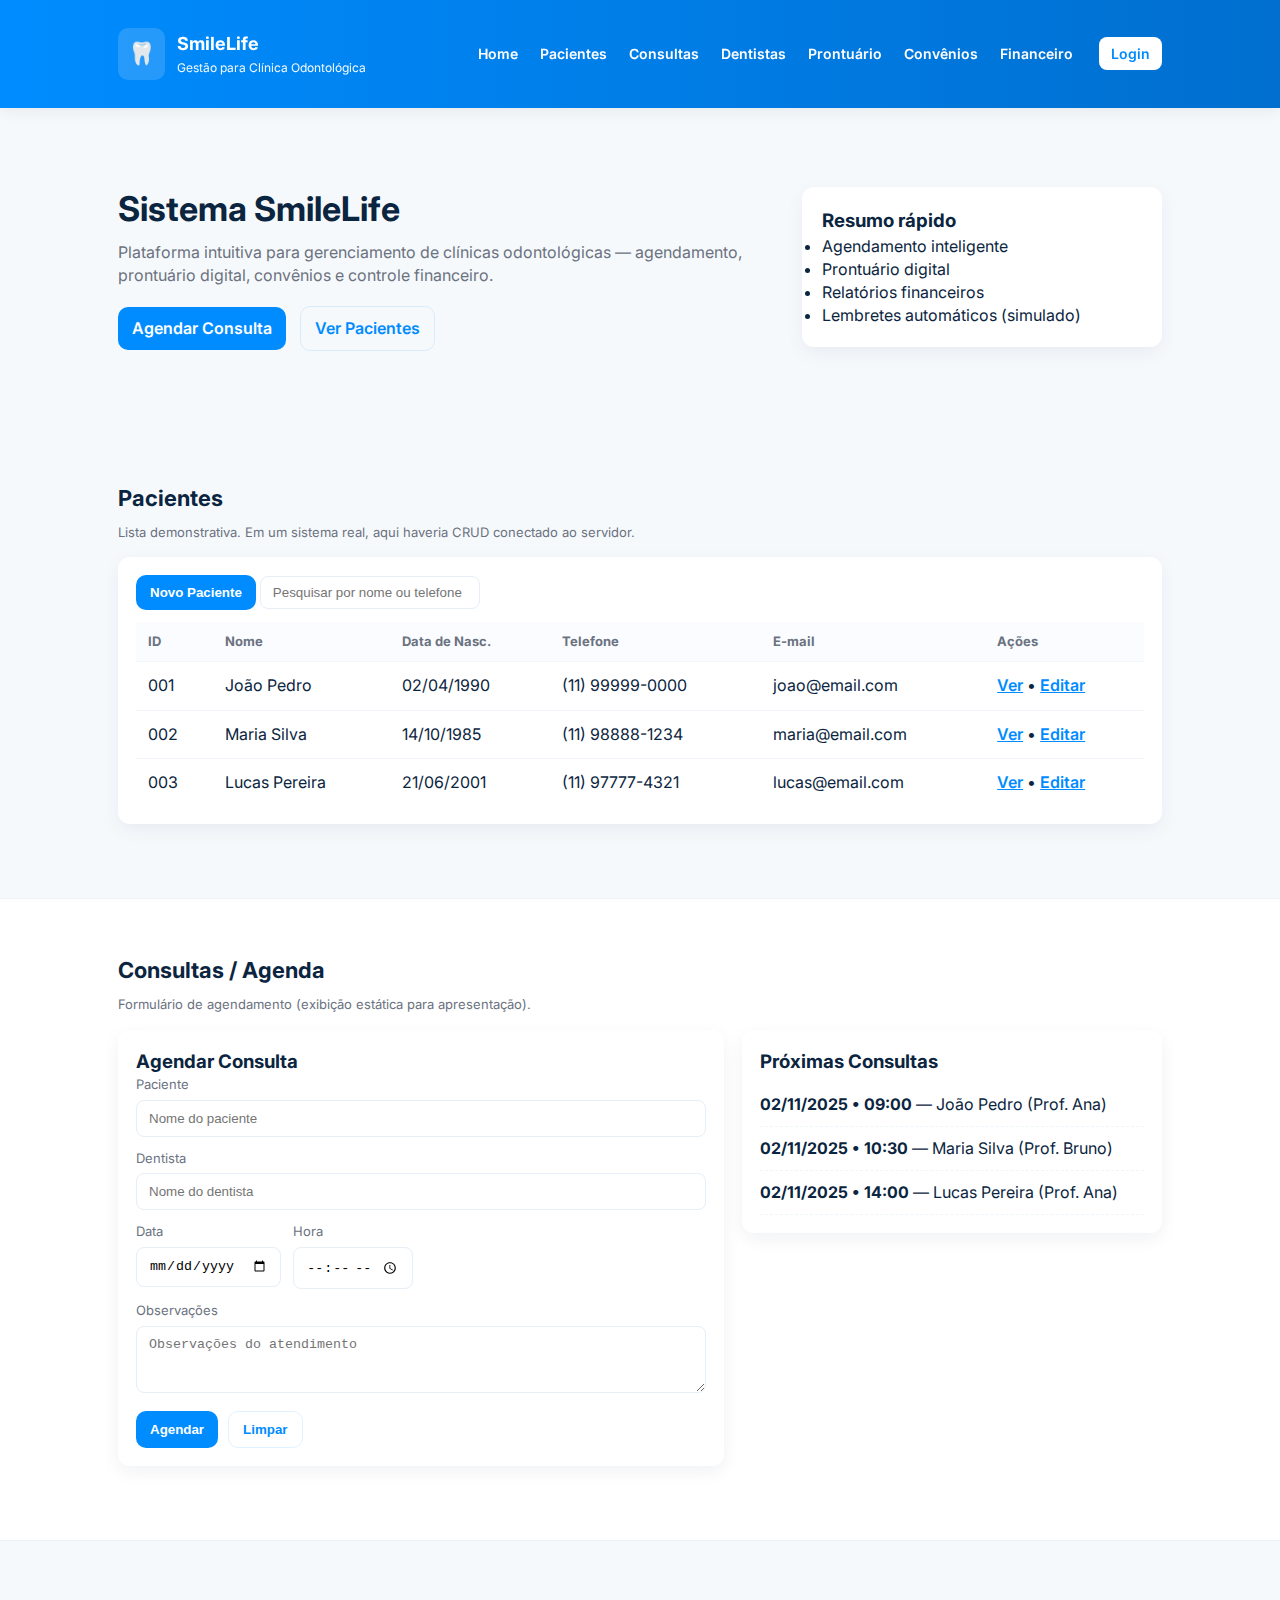
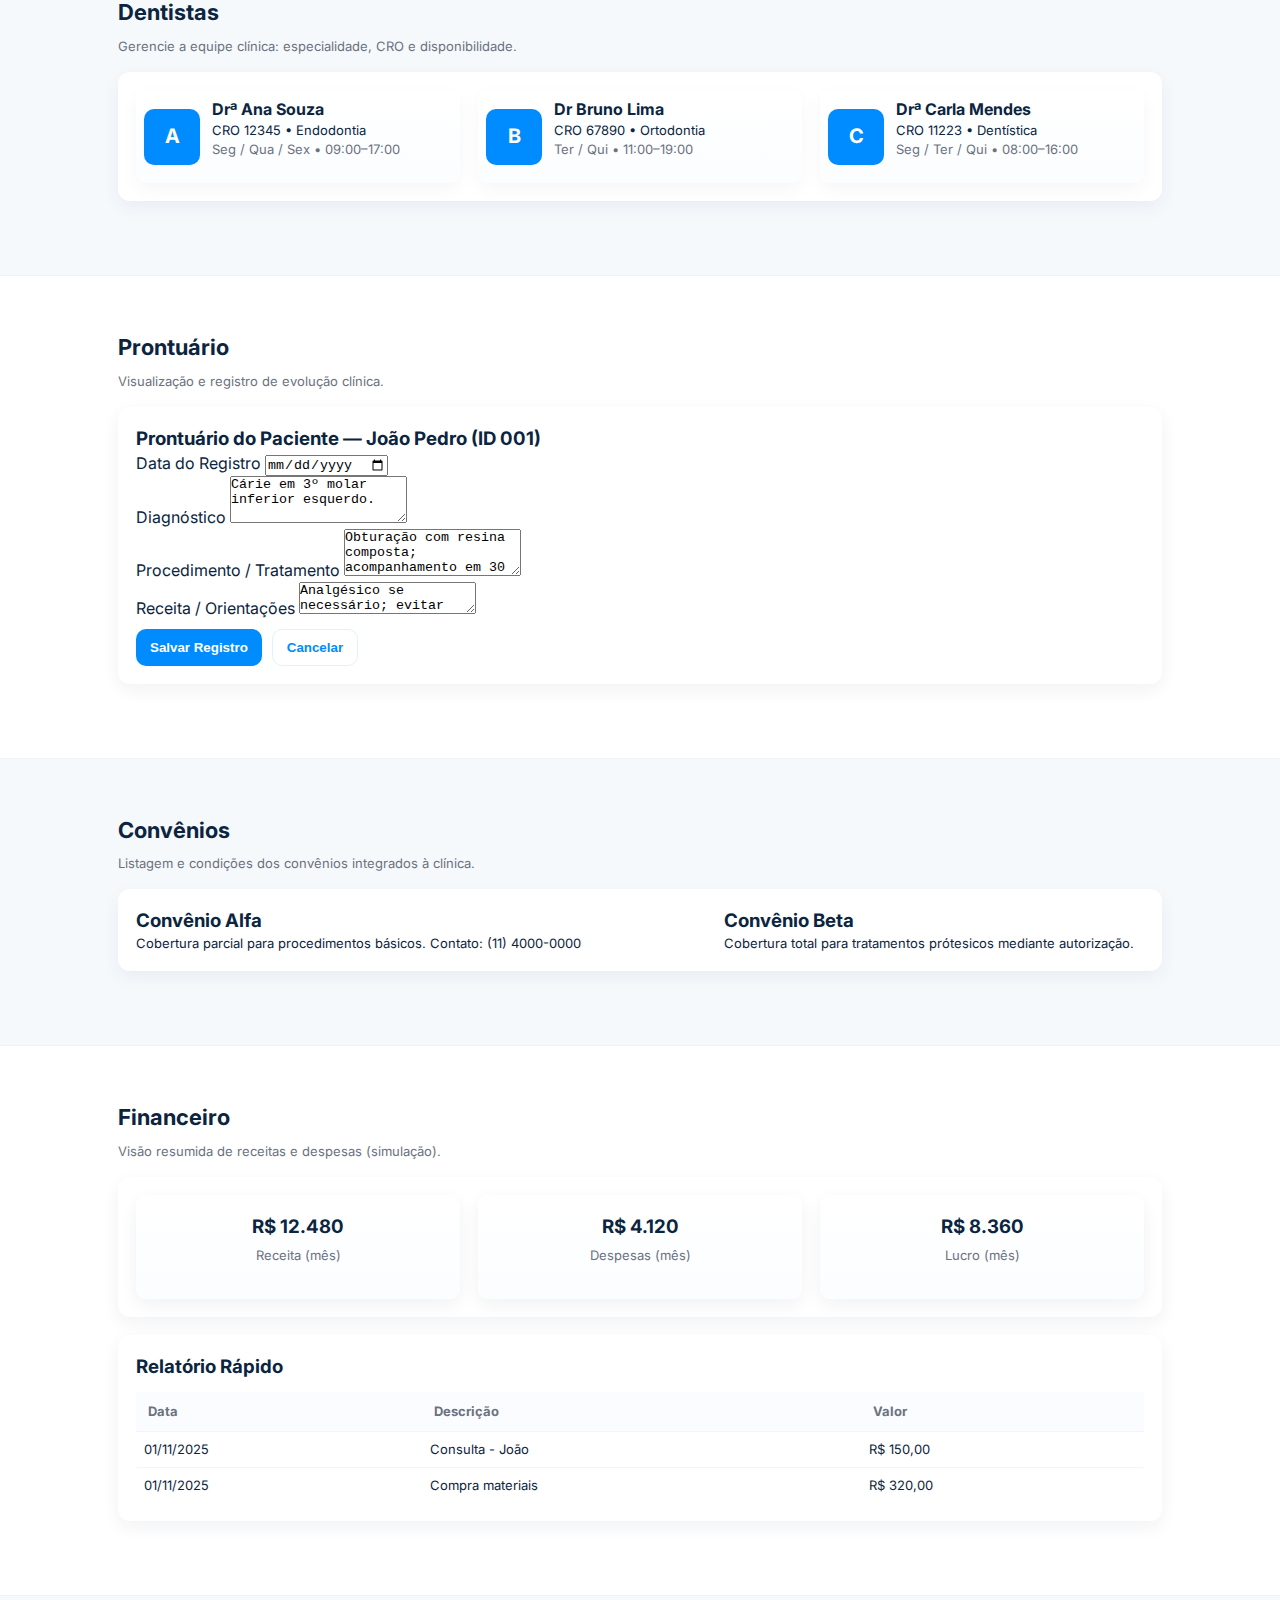
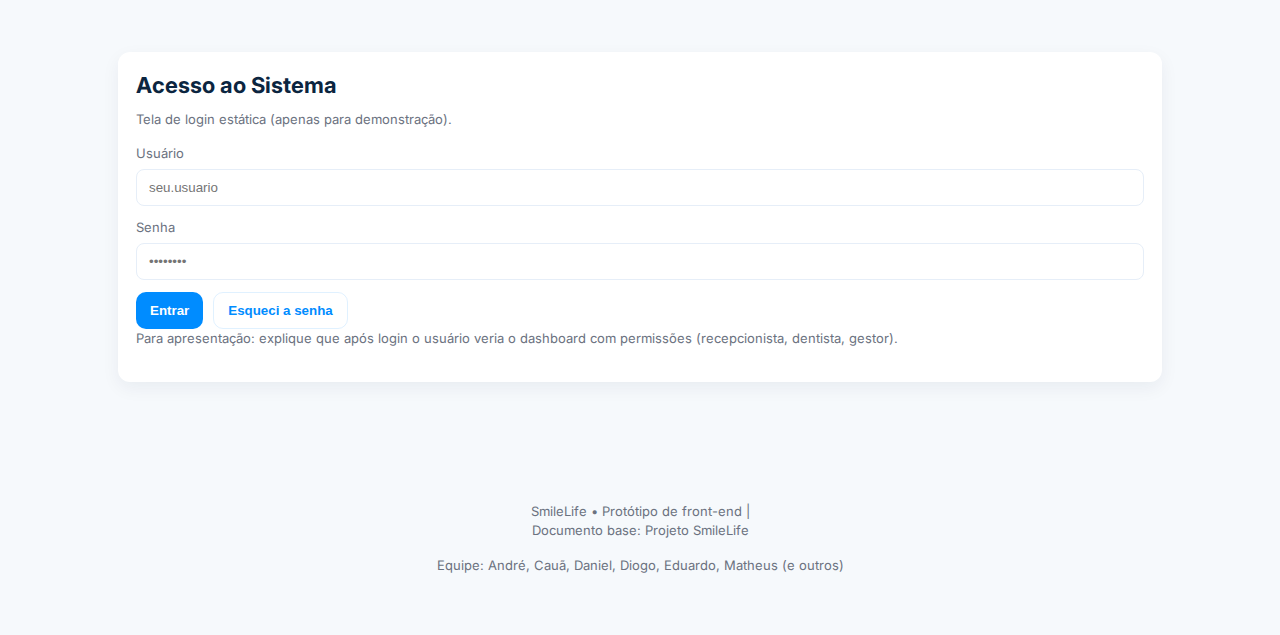
<file: index.html>
<!doctype html>
<html lang="pt-BR">
<head>
  <meta charset="utf-8" />
  <meta name="viewport" content="width=device-width,initial-scale=1" />
  <title>SmileLife — Clínica Odontológica (Protótipo)</title>
  <link rel="stylesheet" href="styles.css" />
  <link href="https://fonts.googleapis.com/css2?family=Inter:wght@300;400;600;700&display=swap" rel="stylesheet">
</head>
<body>
  <!-- NAVBAR -->
  <header class="navbar">
    <div class="container nav-inner">
      <div class="brand">
        <div class="logo">🦷</div>
        <div>
          <h1>SmileLife</h1>
          <p class="tag">Gestão para Clínica Odontológica</p>
        </div>
      </div>

      <nav class="menu">
        <a href="#home">Home</a>
        <a href="#pacientes">Pacientes</a>
        <a href="#consultas">Consultas</a>
        <a href="#dentistas">Dentistas</a>
        <a href="#prontuario">Prontuário</a>
        <a href="#convenios">Convênios</a>
        <a href="#financeiro">Financeiro</a>
        <a href="#login" class="btn-outline">Login</a>
      </nav>
    </div>
    
  </header>

  <!-- HERO / HOME -->
  <section id="home" class="hero">
    <div class="container hero-grid">
      <div class="hero-text">
        <h2>Sistema SmileLife</h2>
        <p>Plataforma intuitiva para gerenciamento de clínicas odontológicas — agendamento, prontuário digital, convênios e controle financeiro.</p>
        <div class="hero-actions">
          <a href="#consultas" class="btn">Agendar Consulta</a>
          <a href="#pacientes" class="btn ghost">Ver Pacientes</a>
        </div>
      </div>

      <div class="hero-card">
        <h3>Resumo rápido</h3>
        <ul class="features">
          <li>Agendamento inteligente</li>
          <li>Prontuário digital</li>
          <li>Relatórios financeiros</li>
          <li>Lembretes automáticos (simulado)</li>
        </ul>
      </div>
    </div>
  </section>

  <!-- PACIENTES -->
  <section id="pacientes" class="section">
    <div class="container">
      <h2>Pacientes</h2>
      <p class="muted">Lista demonstrativa. Em um sistema real, aqui haveria CRUD conectado ao servidor.</p>

      <div class="card">
        <div class="table-actions">
          <button class="btn">Novo Paciente</button>
          <input class="input-search" placeholder="Pesquisar por nome ou telefone" />
        </div>

        <table class="table">
          <thead>
            <tr>
              <th>ID</th>
              <th>Nome</th>
              <th>Data de Nasc.</th>
              <th>Telefone</th>
              <th>E-mail</th>
              <th>Ações</th>
            </tr>
          </thead>
          <tbody>
            <tr>
              <td>001</td>
              <td>João Pedro</td>
              <td>02/04/1990</td>
              <td>(11) 99999-0000</td>
              <td>joao@email.com</td>
              <td><a class="link">Ver</a> • <a class="link">Editar</a></td>
            </tr>
            <tr>
              <td>002</td>
              <td>Maria Silva</td>
              <td>14/10/1985</td>
              <td>(11) 98888-1234</td>
              <td>maria@email.com</td>
              <td><a class="link">Ver</a> • <a class="link">Editar</a></td>
            </tr>
            <tr>
              <td>003</td>
              <td>Lucas Pereira</td>
              <td>21/06/2001</td>
              <td>(11) 97777-4321</td>
              <td>lucas@email.com</td>
              <td><a class="link">Ver</a> • <a class="link">Editar</a></td>
            </tr>
          </tbody>
        </table>
      </div>
    </div>
  </section>

  <!-- CONSULTAS / AGENDA -->
  <section id="consultas" class="section alt">
    <div class="container">
      <h2>Consultas / Agenda</h2>
      <p class="muted">Formulário de agendamento (exibição estática para apresentação).</p>

      <div class="grid-2">
        <div class="card">
          <h3>Agendar Consulta</h3>
          <form class="form">
            <div class="form-row">
              <label>Paciente</label>
              <input placeholder="Nome do paciente" />
            </div>
            <div class="form-row">
              <label>Dentista</label>
              <input placeholder="Nome do dentista" />
            </div>
            <div class="form-row inline">
              <div>
                <label>Data</label>
                <input type="date" />
              </div>
              <div>
                <label>Hora</label>
                <input type="time" />
              </div>
            </div>
            <div class="form-row">
              <label>Observações</label>
              <textarea rows="3" placeholder="Observações do atendimento"></textarea>
            </div>
            <div class="form-actions">
              <button class="btn">Agendar</button>
              <button type="button" class="btn ghost">Limpar</button>
            </div>
          </form>
        </div>

        <div class="card">
          <h3>Próximas Consultas</h3>
          <ul class="list-compact">
            <li><strong>02/11/2025 • 09:00</strong> — João Pedro (Prof. Ana)</li>
            <li><strong>02/11/2025 • 10:30</strong> — Maria Silva (Prof. Bruno)</li>
            <li><strong>02/11/2025 • 14:00</strong> — Lucas Pereira (Prof. Ana)</li>
          </ul>
        </div>
      </div>
    </div>
  </section>

  <!-- DENTISTAS -->
  <section id="dentistas" class="section">
    <div class="container">
      <h2>Dentistas</h2>
      <p class="muted">Gerencie a equipe clínica: especialidade, CRO e disponibilidade.</p>

      <div class="card grid-3">
        <div class="profile">
          <div class="avatar">A</div>
          <div>
            <h4>Drª Ana Souza</h4>
            <p class="small">CRO 12345 • Endodontia</p>
            <p class="small muted">Seg / Qua / Sex • 09:00–17:00</p>
          </div>
        </div>

        <div class="profile">
          <div class="avatar">B</div>
          <div>
            <h4>Dr Bruno Lima</h4>
            <p class="small">CRO 67890 • Ortodontia</p>
            <p class="small muted">Ter / Qui • 11:00–19:00</p>
          </div>
        </div>

        <div class="profile">
          <div class="avatar">C</div>
          <div>
            <h4>Drª Carla Mendes</h4>
            <p class="small">CRO 11223 • Dentística</p>
            <p class="small muted">Seg / Ter / Qui • 08:00–16:00</p>
          </div>
        </div>
      </div>
    </div>
  </section>

  <!-- PRONTUÁRIO -->
  <section id="prontuario" class="section alt">
    <div class="container">
      <h2>Prontuário</h2>
      <p class="muted">Visualização e registro de evolução clínica.</p>

      <div class="card">
        <h3>Prontuário do Paciente — João Pedro (ID 001)</h3>
        <div class="form-row">
          <label>Data do Registro</label>
          <input type="date" />
        </div>

        <div class="form-row">
          <label>Diagnóstico</label>
          <textarea rows="3">Cárie em 3º molar inferior esquerdo.</textarea>
        </div>

        <div class="form-row">
          <label>Procedimento / Tratamento</label>
          <textarea rows="3">Obturação com resina composta; acompanhamento em 30 dias.</textarea>
        </div>

        <div class="form-row">
          <label>Receita / Orientações</label>
          <textarea rows="2">Analgésico se necessário; evitar alimentos duros.</textarea>
        </div>

        <div class="form-actions">
          <button class="btn">Salvar Registro</button>
          <button type="button" class="btn ghost">Cancelar</button>
        </div>
      </div>
    </div>
  </section>

  <!-- CONVÊNIOS -->
  <section id="convenios" class="section">
    <div class="container">
      <h2>Convênios</h2>
      <p class="muted">Listagem e condições dos convênios integrados à clínica.</p>

      <div class="card grid-2">
        <div>
          <h3>Convênio Alfa</h3>
          <p class="small">Cobertura parcial para procedimentos básicos. Contato: (11) 4000-0000</p>
        </div>
        <div>
          <h3>Convênio Beta</h3>
          <p class="small">Cobertura total para tratamentos prótesicos mediante autorização.</p>
        </div>
      </div>
    </div>
  </section>

  <!-- FINANCEIRO -->
  <section id="financeiro" class="section alt">
    <div class="container">
      <h2>Financeiro</h2>
      <p class="muted">Visão resumida de receitas e despesas (simulação).</p>

      <div class="card grid-3">
        <div class="metric">
          <h3>R$ 12.480</h3>
          <p class="small muted">Receita (mês)</p>
        </div>
        <div class="metric">
          <h3>R$ 4.120</h3>
          <p class="small muted">Despesas (mês)</p>
        </div>
        <div class="metric">
          <h3>R$ 8.360</h3>
          <p class="small muted">Lucro (mês)</p>
        </div>
      </div>

      <div class="card">
        <h3>Relatório Rápido</h3>
        <table class="table small">
          <thead>
            <tr><th>Data</th><th>Descrição</th><th>Valor</th></tr>
          </thead>
          <tbody>
            <tr><td>01/11/2025</td><td>Consulta - João</td><td>R$ 150,00</td></tr>
            <tr><td>01/11/2025</td><td>Compra materiais</td><td>R$ 320,00</td></tr>
          </tbody>
        </table>
      </div>
    </div>
  </section>

  <!-- LOGIN (seção simulada) -->
  <section id="login" class="section">
    <div class="container small">
      <div class="card login-card">
        <h2>Acesso ao Sistema</h2>
        <p class="muted">Tela de login estática (apenas para demonstração).</p>

        <form class="form">
          <div class="form-row">
            <label>Usuário</label>
            <input placeholder="seu.usuario" />
          </div>
          <div class="form-row">
            <label>Senha</label>
            <input type="password" placeholder="••••••••" />
          </div>
          <div class="form-actions">
            <button class="btn">Entrar</button>
            <button type="button" class="btn ghost">Esqueci a senha</button>
          </div>
        </form>

        <p class="small muted">Para apresentação: explique que após login o usuário veria o dashboard com permissões (recepcionista, dentista, gestor).</p>
      </div>
    </div>
  </section>

  <!-- FOOTER -->
  <footer class="footer">
    <div class="container">
      <p>SmileLife • Protótipo de front-end | <span class="muted">Documento base: Projeto SmileLife</span></p>
      <p class="muted">Equipe: André, Cauã, Daniel, Diogo, Eduardo, Matheus (e outros)</p>
    </div>
  </footer>
</body>
</html>
</file>
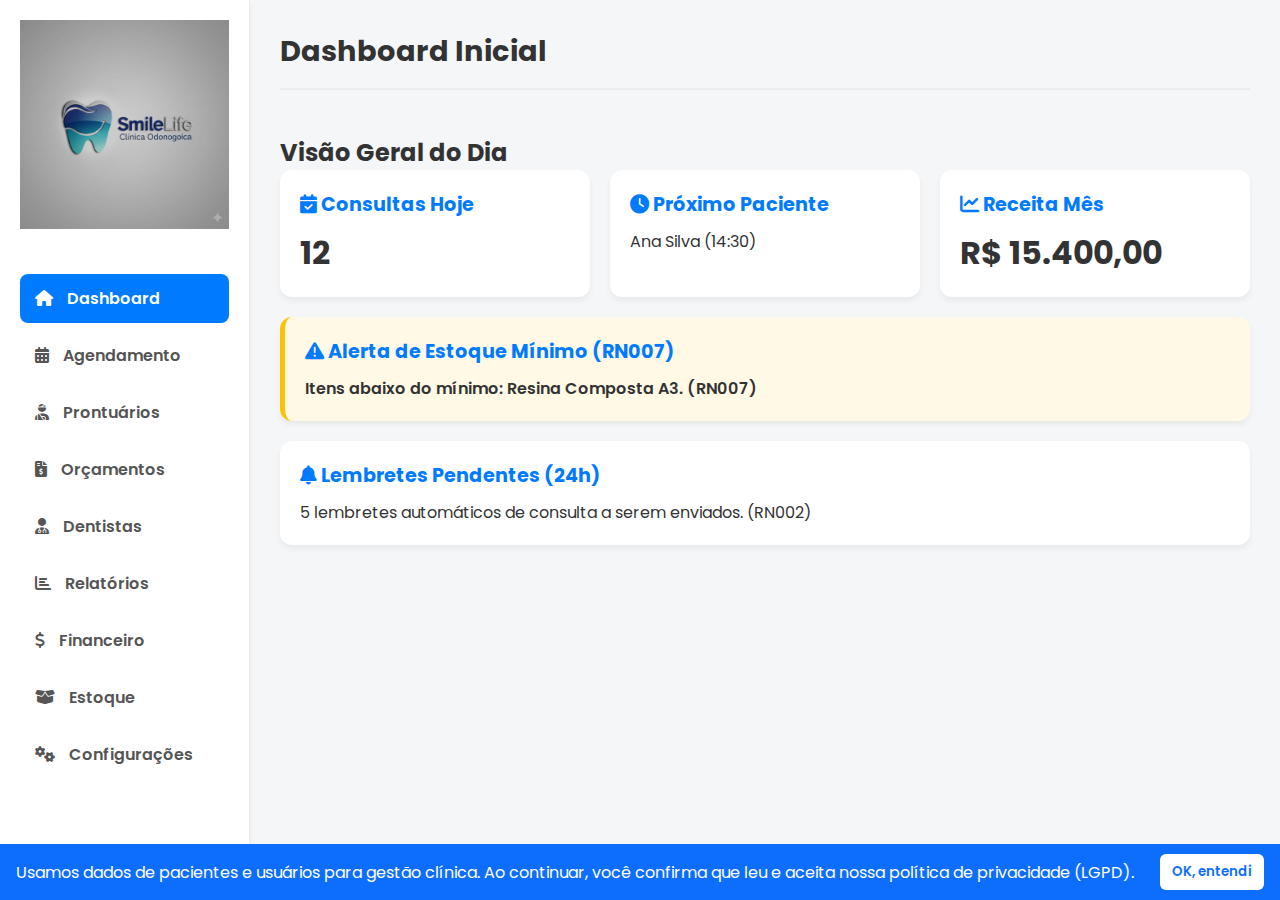
<file: sistema_smilelife/index.html>
<!DOCTYPE html>
<html lang="pt-BR">
<head>
    <meta charset="UTF-8">
    <meta name="viewport" content="width=device-width, initial-scale=1.0">
    <title>Smilife | Sistema de Clínica Odontológica</title>
    <link href="https://fonts.googleapis.com/css2?family=Poppins:wght@400;600;700&display=swap" rel="stylesheet">
    <link rel="stylesheet" href="https://cdnjs.cloudflare.com/ajax/libs/font-awesome/6.0.0-beta3/css/all.min.css">
    
    <link rel="stylesheet" href="style.css">
</head>
<body>
    
    <div class="sidebar">
        <div class="logo-container">
            <img src="logo.png" alt="Logo Smilife - Clínica Odontológica" class="full-logo">
        </div>
        <nav>
            <a href="#" class="nav-item active" data-content="dashboard"><i class="fas fa-home"></i> Dashboard</a>
            <a href="#" class="nav-item" data-content="agendamento"><i class="fas fa-calendar-alt"></i> Agendamento</a>
            <a href="#" class="nav-item" data-content="pacientes"><i class="fas fa-user-injured"></i> Prontuários</a>
            <a href="#" class="nav-item" data-content="orcamento"><i class="fas fa-file-invoice-dollar"></i> Orçamentos</a>
            <a href="#" class="nav-item" data-content="dentistas"><i class="fas fa-user-md"></i> Dentistas</a> 
            <a href="#" class="nav-item" data-content="relatorios"><i class="fas fa-chart-bar"></i> Relatórios</a> 
            <a href="#" class="nav-item" data-content="financeiro"><i class="fas fa-dollar-sign"></i> Financeiro</a>
            <a href="#" class="nav-item" data-content="estoque"><i class="fas fa-box-open"></i> Estoque</a>
            <a href="#" class="nav-item" data-content="config"><i class="fas fa-cogs"></i> Configurações</a>
        </nav>
    </div>
    
    <div class="main-content">
        <header>
            <h1 id="page-title">Dashboard Inicial</h1>
        </header>

        <section id="dashboard" class="content-section active">
            <h2>Visão Geral do Dia</h2>
            <div class="cards-container">
                <div class="card card-animated">
                    <h3><i class="fas fa-calendar-check"></i> Consultas Hoje</h3>
                    <p class="data-number" id="appointments-today">12</p>
                </div>
                <div class="card card-animated">
                    <h3><i class="fas fa-clock"></i> Próximo Paciente</h3>
                    <p>Ana Silva (14:30)</p>
                </div>
                <div class="card card-animated">
                    <h3><i class="fas fa-chart-line"></i> Receita Mês</h3>
                    <p class="data-number">R$ 15.400,00</p>
                </div>
            </div>
            
            <div id="low-stock-alert" class="card card-animated full-width mt-20 warning-card">
                <h3><i class="fas fa-exclamation-triangle"></i> Alerta de Estoque Mínimo (RN007)</h3>
                <p id="low-stock-message">Verificando...</p>
            </div>
            
            <div class="card card-animated full-width mt-20">
                <h3><i class="fas fa-bell"></i> Lembretes Pendentes (24h)</h3>
                <p>5 lembretes automáticos de consulta a serem enviados. (RN002)</p>
            </div>
        </section>

        <section id="agendamento" class="content-section">
            <h2>📅 Agendamento de Consultas</h2>
            <div class="agendamento-flex">
                <div class="calendario card-animated">
                    <h3>Calendário (Nov 2025)</h3>
                    <p>Clique em um horário para agendar.</p>
                </div>
                <div class="form-agendamento card-animated">
                    <h3>Novo Agendamento</h3>
                    <form id="agendamento-form">
                        <label for="paciente">Paciente:</label>
                        <input type="text" id="paciente" name="paciente" placeholder="Buscar/Novo Paciente" required>
                        
                        <label for="dentista">Dentista:</label>
                        <select id="dentista" name="dentista" required>
                            <option value="">Selecione o Dentista</option>
                            <option value="dr_joao">Dr. João (CRO-SP 12345)</option>
                            <option value="dra_maria">Dra. Maria (CRO-SP 67890)</option>
                        </select>
                        
                        <label for="hora">Data e Hora:</label>
                        <input type="datetime-local" id="hora" name="hora" required>
                        
                        <button type="submit" class="btn-primary">Agendar Consulta</button>
                    </form>
                </div>
            </div>
            
            <div class="card card-animated full-width mt-20">
                <h3>Consultas Agendadas para Hoje (Gerenciar RF001)</h3>
                <table class="data-table">
                    <thead>
                        <tr>
                            <th>Hora</th>
                            <th>Paciente</th>
                            <th>Dentista</th>
                            <th>Status</th>
                            <th>Ações</th>
                        </tr>
                    </thead>
                    <tbody id="agendamentos-hoje">
                        <tr data-id="1">
                            <td>10:00</td>
                            <td>Ana Silva</td>
                            <td>Dr. João</td>
                            <td class="pago">Confirmada</td>
                            <td>
                                <button class="btn-secondary small-btn action-reagendar" data-id="1">Reagendar</button>
                                <button class="btn-danger small-btn action-cancelar" data-id="1">Cancelar</button>
                            </td>
                        </tr>
                        <tr data-id="2">
                            <td>14:30</td>
                            <td>Bruno Costa</td>
                            <td>Dra. Maria</td>
                            <td class="pendente">Aguardando</td>
                            <td>
                                <button class="btn-secondary small-btn action-reagendar" data-id="2">Reagendar</button>
                                <button class="btn-danger small-btn action-cancelar" data-id="2">Cancelar</button>
                            </td>
                        </tr>
                    </tbody>
                </table>
            </div>
        </section>
        
        <section id="pacientes" class="content-section">
            <h2>👥 Gerenciamento de Pacientes</h2>

            <div class="tabs-nav main-tabs">
                <button class="tab-button active" data-tab="prontuario-view"><i class="fas fa-file-medical"></i> Buscar / Prontuário</button>
                <button class="tab-button" data-tab="cadastro-view"><i class="fas fa-user-plus"></i> Novo Cadastro (RN003)</button>
            </div>

            <div class="main-tab-content active" id="prontuario-view">
                <div class="card-animated full-width" style="margin-bottom: 20px;">
                    <h3 style="display: inline-block; margin-right: 15px;">Buscar Paciente:</h3>
                    <input type="text" placeholder="Digite nome, CPF ou ID do paciente" style="width: 300px;">
                    <button class="btn-primary" style="margin-left: 10px;">Buscar</button>
                    <button class="btn-secondary" style="margin-left: 10px;">Listar Todos</button>
                </div>
                
                <div class="card-animated full-width" style="margin-bottom: 20px;">
                    <h3>Paciente Atual: **Laura Gonçalves** (ID: 456)</h3>
                    <p>Data de Nasc.: 25/08/1990 | Telefone: (11) 98765-4321 | Email: laura@email.com</p>
                    <button class="btn-secondary">Editar Dados</button>
                </div>

                <div class="prontuario-container">
                    <div class="odontograma-area card-animated">
                        <h3>Odontograma Interativo (RF002)</h3>
                        <div class="odontograma-map">
                            <p class="placeholder-text">Clique em um dente para selecionar a área de tratamento.</p>
                            <div class="tooth-example" data-tooth="16" title="Dente 16 - Cárie Ativa">16</div>
                            <div class="tooth-example" data-tooth="11" title="Dente 11 - Incisivo Central">11</div>
                            <div class="tooth-example" data-tooth="21" title="Dente 21 - Incisivo Central">21</div>
                            <div class="tooth-example" data-tooth="26" title="Dente 26 - Selante">26</div>

                            <div class="tooth-example" data-tooth="47" title="Dente 47 - Necessita Endodontia">47</div>
                            <div class="tooth-example" data-tooth="41" title="Dente 41 - Restaurado (Sucesso)" class="restored">41</div>
                            <div class="tooth-example" data-tooth="31" title="Dente 31 - Hígido">31</div>
                            <div class="tooth-example" data-tooth="37" title="Dente 37 - Extração Indicada">37</div>
                        </div>

                        <div class="odontograma-status">
                            Dente Selecionado: <span id="selected-tooth-display">Nenhum</span>
                        </div>

                        <h3 style="margin-top: 20px;">Plano de Tratamento</h3>
                        <ul class="treatment-plan-list">
                            <li><i class="fas fa-check-circle completed"></i> Restauração no Dente 16 (Concluído)</li>
                            <li><i class="fas fa-clock pending"></i> Profilaxia (Agendado)</li>
                            <li><i class="fas fa-clock pending"></i> Extração Dente Siso 38 (Aguardando Autorização Convênio)</li>
                        </ul>
                    </div>
                    
                    <div class="historico-tabs card-animated">
                        <h3>Histórico Clínico</h3>
                        <div class="tabs-nav">
                            <button class="tab-button active" data-tab="anamnese">Anamnese</button>
                            <button class="tab-button" data-tab="evolucao">Evolução Clínica (RF006)</button>
                            <button class="tab-button" data-tab="exames">Exames/Radiografias</button>
                        </div>

                        <div class="tab-content active" id="anamnese">
                            <h4>Histórico Médico (Anamnese)</h4>
                            <p>Alergias: Penicilina.</p>
                            <p>Doenças Pré-existentes: Hipertensão (controlada).</p>
                            
                            <form>
                                <label for="anamnese-notas">Notas detalhadas da Anamnese inicial:</label>
                                <textarea id="anamnese-notas" rows="6" placeholder="Registrar informações detalhadas de saúde, hábitos, e queixas principais..."></textarea>
                                <button type="submit" class="btn-primary full-width-btn" style="margin-top: 10px;">Salvar Anamnese</button>
                            </form>
                        </div>

                        <div class="tab-content" id="evolucao">
                            <h4>Registro de Evolução Clínica (RF006)</h4>
                            <form id="registro-evolucao-form">
                                <label for="data_evolucao">Data:</label>
                                <input type="date" id="data_evolucao" value="2025-11-12" required>

                                <label for="dentista_evolucao">Dentista Responsável:</label>
                                <select id="dentista_evolucao" required>
                                    <option value="Dr. Pedro">Dr. Pedro Albuquerque (CRO: 54321)</option>
                                    <option value="Dra. Ana">Dra. Ana Costa (CRO: 98765)</option>
                                </select>

                                <label for="procedimento_evolucao">Procedimento/Dente Selecionado:</label>
                                <input type="text" id="procedimento_evolucao" placeholder="Ex: Restauração no Dente 37 / Profilaxia." required>

                                <label for="nota_evolucao">Nota Clínica Detalhada:</label>
                                <textarea id="nota_evolucao" rows="4" placeholder="Detalhes do procedimento, materiais utilizados e orientações pós-atendimento." required></textarea>

                                <button type="submit" class="btn-primary full-width-btn">Registrar Evolução</button>
                            </form>
                            
                            <h4 style="margin-top: 20px;">Histórico (Últimos Registros)</h4>
                            <div id="lista-evolucao-existente">
                                <div class="evolucao-item">
                                    <p><strong>10/11/2025:</strong> Extração Dente Siso 38 (Procedimento Cirúrgico). Dentista: Dr. Pedro.</p>
                                    <p class="evolucao-nota">Procedimento realizado sem intercorrências. Prescrição de Amoxicilina 500mg por 7 dias. Retorno em 7 dias para remoção de sutura.</p>
                                </div>
                                <div class="evolucao-item">
                                    <p><strong>01/09/2025:</strong> Restauração no Dente 16. Dentista: Dra. Ana.</p>
                                    <p class="evolucao-nota">Cárie de esmalte removida e obturação com resina composta A3. Orientação de higiene reforçada.</p>
                                </div>
                            </div>
                        </div>

                        <div class="tab-content" id="exames">
                            <h4>Exames e Radiografias</h4>
                            <p>Simulação de sistema de arquivos e imagens (Digitalização de Radiografias). O sistema deve permitir upload de arquivos (Imagens, PDF).</p>
                            <p class="placeholder-text" style="position: static; transform: none; text-align: left; margin-top: 15px;">**Arquivo:** Radiografia-Periapical-16.jpg (12/09/2025) - <a href="#">Visualizar</a></p>
                            <p class="placeholder-text" style="position: static; transform: none; text-align: left;">**Arquivo:** Laudo-Biopsia-01.pdf (20/10/2025) - <a href="#">Visualizar</a></p>
                            <button class="btn-secondary" style="margin-top: 15px;">Fazer Upload de Exame</button>
                        </div>
                    </div>
                </div>
            </div>

            <div class="main-tab-content" id="cadastro-view">
                <div class="card-animated">
                    <h3>Novo Cadastro de Paciente (RN003)</h3>
                    <form id="cadastro-paciente-form">
                        <label for="nome_completo">Nome Completo:</label>
                        <input type="text" id="nome_completo" required>

                        <label for="data_nascimento">Data de Nascimento:</label>
                        <input type="date" id="data_nascimento" required>

                        <label for="telefone">Telefone de Contato:</label>
                        <input type="tel" id="telefone" placeholder="(xx) xxxxx-xxxx" required>

                        <label for="email_paciente">Email:</label>
                        <input type="email" id="email_paciente">

                        <label for="convenio">Convênio Odontológico:</label>
                        <select id="convenio">
                            <option value="">(Nenhum)</option>
                            <option value="uniodonto">Uniodonto</option>
                            <option value="odontoprev">Odontoprev</option>
                        </select>
                        
                        <p style="margin-top: 20px; color: var(--color-danger);">**RN003: Os campos Nome, Data de Nasc. e Telefone são obrigatórios para o cadastro inicial.**</p>
                        
                        <button type="submit" class="btn-primary">Cadastrar Paciente e Abrir Prontuário</button>
                    </form>
                </div>
            </div>
        </section>
        
        <section id="orcamento" class="content-section">
            <h2>💵 Emissão de Orçamentos</h2>
            <div class="agendamento-flex">
                <div class="form-agendamento card-animated">
                    <h3>Gerar Orçamento (RN005)</h3>
                    <form id="orcamento-form">
                        <label for="paciente_orcamento">Paciente:</label>
                        <input type="text" id="paciente_orcamento" name="paciente_orcamento" placeholder="Buscar Paciente" required>
                        
                        <label for="procedimento_1">Procedimento 1:</label>
                        <select id="procedimento_1" name="procedimento_1" required>
                            <option value="">Selecione o Procedimento</option>
                            <option value="250.00">Profilaxia e Limpeza (R$ 250,00)</option>
                            <option value="450.00">Restauração em Resina (R$ 450,00)</option>
                            <option value="800.00">Extração Dente Siso (R$ 800,00)</option>
                            <option value="1500.00">Tratamento de Canal (R$ 1.500,00)</option>
                        </select>
                        
                        <label for="procedimento_2">Procedimento 2 (Opcional):</label>
                        <select id="procedimento_2" name="procedimento_2">
                            <option value="0">Nenhum</option>
                            <option value="250.00">Profilaxia e Limpeza (R$ 250,00)</option>
                            <option value="450.00">Restauração em Resina (R$ 450,00)</option>
                            <option value="800.00">Extração Dente Siso (R$ 800,00)</option>
                            <option value="1500.00">Tratamento de Canal (R$ 1.500,00)</option>
                        </select>
                        
                        <button type="submit" class="btn-primary">Calcular e Gerar PDF / Aprovar</button>
                    </form>
                </div>

                <div class="relatorios-area card-animated">
                    <h3>Resumo do Orçamento</h3>
                    <p>Detalhes do custo e opções de pagamento serão exibidos aqui após a geração.</p>
                    <div style="margin-top: 20px;">
                        <h4>Total Estimado:</h4>
                        <p class="data-number receita" id="total-orcamento">R$ 0,00</p>
                    </div>
                </div>
            </div>
        </section>

        <section id="dentistas" class="content-section">
            <h2>🦷 Gerenciamento de Dentistas (RN004)</h2>
            <div class="financeiro-flex"> <div class="relatorios-area card-animated">
                    <h3>Lista de Profissionais</h3>
                    <table class="data-table">
                        <thead>
                            <tr>
                                <th>Nome</th>
                                <th>CRO</th>
                                <th>Especialidade</th>
                                <th>Status</th>
                            </tr>
                        </thead>
                        <tbody>
                            <tr>
                                <td>Dr. João Silva</td>
                                <td>SP 12345</td>
                                <td>Clínico Geral</td>
                                <td class="pago">Ativo</td>
                            </tr>
                            <tr>
                                <td>Dra. Maria Alves</td>
                                <td>SP 67890</td>
                                <td>Ortodontista</td>
                                <td class="pago">Ativo</td>
                            </tr>
                            <tr>
                                <td>Dr. Carlos Lima</td>
                                <td>SP 11223</td>
                                <td>Endodontista</td>
                                <td class="pendente">Férias</td>
                            </tr>
                        </tbody>
                    </table>
                </div>
                
                <div class="transacoes-area card-animated">
                    <h3>Cadastrar Novo Dentista</h3>
                    <form id="cadastro-dentista-form">
                        <label for="nome_dentista">Nome Completo:</label>
                        <input type="text" id="nome_dentista" name="nome_dentista" required>
                        
                        <label for="cro">Número do CRO:</label>
                        <input type="text" id="cro" name="cro" placeholder="SP XXXXX" required>
                        
                        <label for="especialidade">Especialidade:</label>
                        <select id="especialidade" name="especialidade" required>
                            <option value="">Selecione</option>
                            <option value="clinico">Clínico Geral</option>
                            <option value="orto">Ortodontista</option>
                            <option value="endo">Endodontista</option>
                        </select>
                        
                        <button type="submit" class="btn-primary">Registrar Dentista</button>
                    </form>
                </div>
            </div>
        </section>

        <section id="relatorios" class="content-section">
            <h2>📊 Dashboards e Relatórios Gerenciais (RF005)</h2>
            <div class="cards-container">
                <div class="card card-animated full-width">
                    <h3>Indicadores Chave (RN006)</h3>
                    <div class="cards-container" style="margin-top: 0; margin-bottom: 20px;">
                        <div class="card card-small">
                            <h4>Agendamentos Mês</h4>
                            <p class="data-number">98 <span class="receita">(+15%)</span></p>
                        </div>
                        <div class="card card-small">
                            <h4>Taxa de Cancelamento</h4>
                            <p class="data-number despesa">4%</p>
                        </div>
                        <div class="card card-small">
                            <h4>Atend. Dr. João (Mês)</h4>
                            <p class="data-number">35</p>
                        </div>
                        <div class="card card-small">
                            <h4>Ticket Médio</h4>
                            <p class="data-number receita">R$ 520,00</p>
                        </div>
                    </div>
                    
                    <h3>Geração de Relatórios Detalhados (RN006)</h3>
                    <div class="agendamento-flex" style="align-items: flex-start;">
                        <div class="form-agendamento card-animated" style="flex: 1 1 60%;">
                            <h4>Relatório de Produção e Faturamento</h4>
                            <form id="gerar-relatorio-form">
                                <label for="tipo_relatorio">Tipo de Relatório:</label>
                                <select id="tipo_relatorio" name="tipo_relatorio" required>
                                    <option value="financeiro">Produção Financeira (Receitas/Despesas)</option>
                                    <option value="atendimento">Agendamentos Realizados e Cancelados</option>
                                    <option value="evolucao">Evolução de Tratamentos por Paciente</option>
                                </select>
                                
                                <label for="periodo">Período:</label>
                                <select id="periodo" name="periodo" required>
                                    <option value="mensal">Últimos 30 dias</option>
                                    <option value="trimestral">Último Trimestre</option>
                                </select>
                                
                                <button type="submit" class="btn-primary">Gerar Relatório Detalhado</button>
                            </form>
                        </div>

                        <div class="relatorios-area card-animated" style="flex: 1 1 40%;">
                            <h4>Últimos Relatórios Gerados</h4>
                            <ul class="treatment-plan-list">
                                <li><i class="fas fa-file-pdf"></i> Fin. Nov 2025 - **Alto Risco** (Baixa Receita)</li>
                                <li><i class="fas fa-file-pdf"></i> Agenda Out 2025 - 90% Ocupação</li>
                                <li><i class="fas fa-file-pdf"></i> Atend. Dr. João - Out 2025</li>
                            </ul>
                        </div>
                    </div>
                </div>
            </div>
        </section>

        <section id="financeiro" class="content-section">
            <h2>💰 Gestão Financeira (Fluxo de Caixa)</h2>
            <div class="financeiro-flex">
                <div class="relatorios-area card-animated">
                    <h3>Relatórios e Fluxo de Caixa</h3>
                    <div class="cards-container" style="margin-top: 0; margin-bottom: 20px;">
                        <div class="card">
                            <h3>A Receber (30 dias)</h3>
                            <p class="data-number receita">R$ 4.200,00</p>
                        </div>
                        <div class="card">
                            <h3>A Pagar (30 dias)</h3>
                            <p class="data-number despesa">R$ 1.850,00</p>
                        </div>
                    </div>
                    
                    <h3>Transações Recentes</h3>
                    <table class="data-table">
                        <thead>
                            <tr>
                                <th>Data</th>
                                <th>Descrição</th>
                                <th>Tipo</th>
                                <th>Valor</th>
                                <th>Status</th>
                            </tr>
                        </thead>
                        <tbody id="transacoes-recentes">
                            <tr>
                                <td>26/11</td>
                                <td>Pagamento Tratamento (João S.)</td>
                                <td class="receita">Receita</td>
                                <td class="receita">R$ 500,00</td>
                                <td class="pago">Pago</td>
                            </tr>
                            <tr>
                                <td>25/11</td>
                                <td>Compra de Luvas Descartáveis</td>
                                <td class="despesa">Despesa</td>
                                <td class="despesa">R$ 150,00</td>
                                <td class="pago">Pago</td>
                            </tr>
                            <tr>
                                <td>30/11</td>
                                <td>Parcela Tratamento (Maria A.)</td>
                                <td class="receita">Receita</td>
                                <td class="receita">R$ 300,00</td>
                                <td class="pendente">Pendente</td>
                            </tr>
                        </tbody>
                    </table>
                </div>
                
                <div class="transacoes-area card-animated">
                    <h3>Registrar Transação (RF003)</h3>
                    <form id="registrar-transacao-form">
                        <label for="descricao">Descrição:</label>
                        <input type="text" id="descricao" required>
                        
                        <label for="tipo_transacao">Tipo:</label>
                        <select id="tipo_transacao" required>
                            <option value="receita">Receita</option>
                            <option value="despesa">Despesa</option>
                        </select>
                        
                        <label for="valor">Valor:</label>
                        <input type="number" id="valor" step="0.01" required>
                        
                        <button type="submit" class="btn-primary">Registrar</button>
                    </form>
                </div>
            </div>
        </section>

        <section id="estoque" class="content-section">
            <h2>📦 Controle de Estoque (RN007)</h2>
            <div class="financeiro-flex"> <div class="relatorios-area card-animated">
                    <h3>Itens Atuais em Estoque</h3>
                    <table class="data-table">
                        <thead>
                            <tr>
                                <th>Item</th>
                                <th>Quantidade</th>
                                <th>Mínimo</th>
                                <th>Status</th>
                            </tr>
                        </thead>
                        <tbody id="lista-estoque">
                            </tbody>
                    </table>
                </div>
                
                <div class="transacoes-area card-animated">
                    <h3>Adicionar / Ajustar Estoque</h3>
                    <form id="ajuste-estoque-form">
                        <label for="item_estoque">Item:</label>
                        <input list="itens-estoque" id="item_estoque" name="item_estoque" required placeholder="Ex: Resina Composta A2">
                        <datalist id="itens-estoque">
                            <option value="Luvas Descartáveis (Caixa)"></option>
                            <option value="Resina Composta A3"></option>
                            <option value="Agulhas Anestésicas"></option>
                        </datalist>
                        
                        <label for="quantidade_estoque">Quantidade:</label>
                        <input type="number" id="quantidade_estoque" name="quantidade_estoque" required>
                        
                        <label for="tipo_ajuste">Tipo de Ajuste:</label>
                        <select id="tipo_ajuste" name="tipo_ajuste" required>
                            <option value="entrada">Entrada (Compra)</option>
                            <option value="saida">Saída (Uso/Descarte)</option>
                        </select>
                        
                        <button type="submit" class="btn-primary">Registrar Ajuste</button>
                    </form>
                </div>
            </div>
        </section>

       <section id="config" class="content-section">
            <h2>⚙️ Configurações do Sistema</h2>
            
            <div class="tabs-nav main-tabs-config">
                <button class="tab-button active" data-tab="config-geral"><i class="fas fa-sliders-h"></i> Geral</button>
                <button class="tab-button" data-tab="config-acesso"><i class="fas fa-shield-alt"></i> Perfis de Acesso</button>
                <button class="tab-button" data-tab="config-sistema"><i class="fas fa-building"></i> Dados da Clínica</button>
            </div>

            <div class="main-tab-content active" id="config-geral">
                <div class="card card-animated full-width">
                    <h3>Configurações Gerais</h3>
                    
                    <div class="theme-toggle-container">
                        <p>Mudar Tema (Dia / Noite) (RNF: Usabilidade)</p>
                        <button id="theme-toggle" class="btn-secondary">
                            <i class="fas fa-moon"></i> Ativar Modo Escuro
                        </button>
                    </div>

                    <hr style="margin: 20px 0; border-color: var(--border-color);">
                    <p>Definir horário de funcionamento padrão, cores do sistema, e outras configurações.</p>
                </div>
            </div>

            <div class="main-tab-content" id="config-acesso">
                <div class="financeiro-flex">
                    <div class="relatorios-area card-animated">
                        <h3>Usuários e Permissões</h3>
                        <table class="data-table">
                            <thead>
                                <tr>
                                    <th>Nome de Usuário</th>
                                    <th>Perfil</th>
                                    <th>Ações</th>
                                </tr>
                            </thead>
                            <tbody>
                                <tr>
                                    <td>admin.geral</td>
                                    <td class="receita">Administrador</td>
                                    <td><button class="btn-secondary small-btn">Editar</button></td>
                                </tr>
                                <tr>
                                    <td>secretaria.ana</td>
                                    <td class="pago">Secretária</td>
                                    <td><button class="btn-secondary small-btn">Editar</button></td>
                                </tr>
                                <tr>
                                    <td>dentista.joao</td>
                                    <td class="despesa">Dentista</td>
                                    <td><button class="btn-secondary small-btn">Editar</button></td>
                                </tr>
                            </tbody>
                        </table>
                    </div>

                    <div class="transacoes-area card-animated">
                        <h3>Cadastrar Novo Usuário</h3>
                        <form id="cadastro-usuario-form">
                            <label for="novo_usuario">Nome de Usuário:</label>
                            <input type="text" id="novo_usuario" required>
                            
                            <label for="senha_usuario">Senha:</label>
                            <input type="password" id="senha_usuario" required>
                            
                            <label for="perfil_acesso">Perfil de Acesso:</label>
                            <select id="perfil_acesso" required>
                                <option value="admin">Administrador (Total)</option>
                                <option value="secretaria">Secretária (Agenda, Cadastro)</option>
                                <option value="dentista">Dentista (Prontuário, Agenda)</option>
                            </select>
                            
                            <button type="submit" class="btn-primary">Criar Usuário</button>
                        </form>
                    </div>
                </div>
            </div>
            
            <div class="main-tab-content" id="config-sistema">
                <div class="card card-animated full-width">
                    <h3>Dados da Clínica</h3>
                    <p>Aqui seriam preenchidos dados como: Nome Fantasia, CNPJ, Endereço e Contatos Oficiais. Essas informações seriam usadas em Orçamentos e Relatórios.</p>
                </div>
            </div>
        </section>

    </div>

    <script src="script.js"></script>
</body>
</html>
</file>
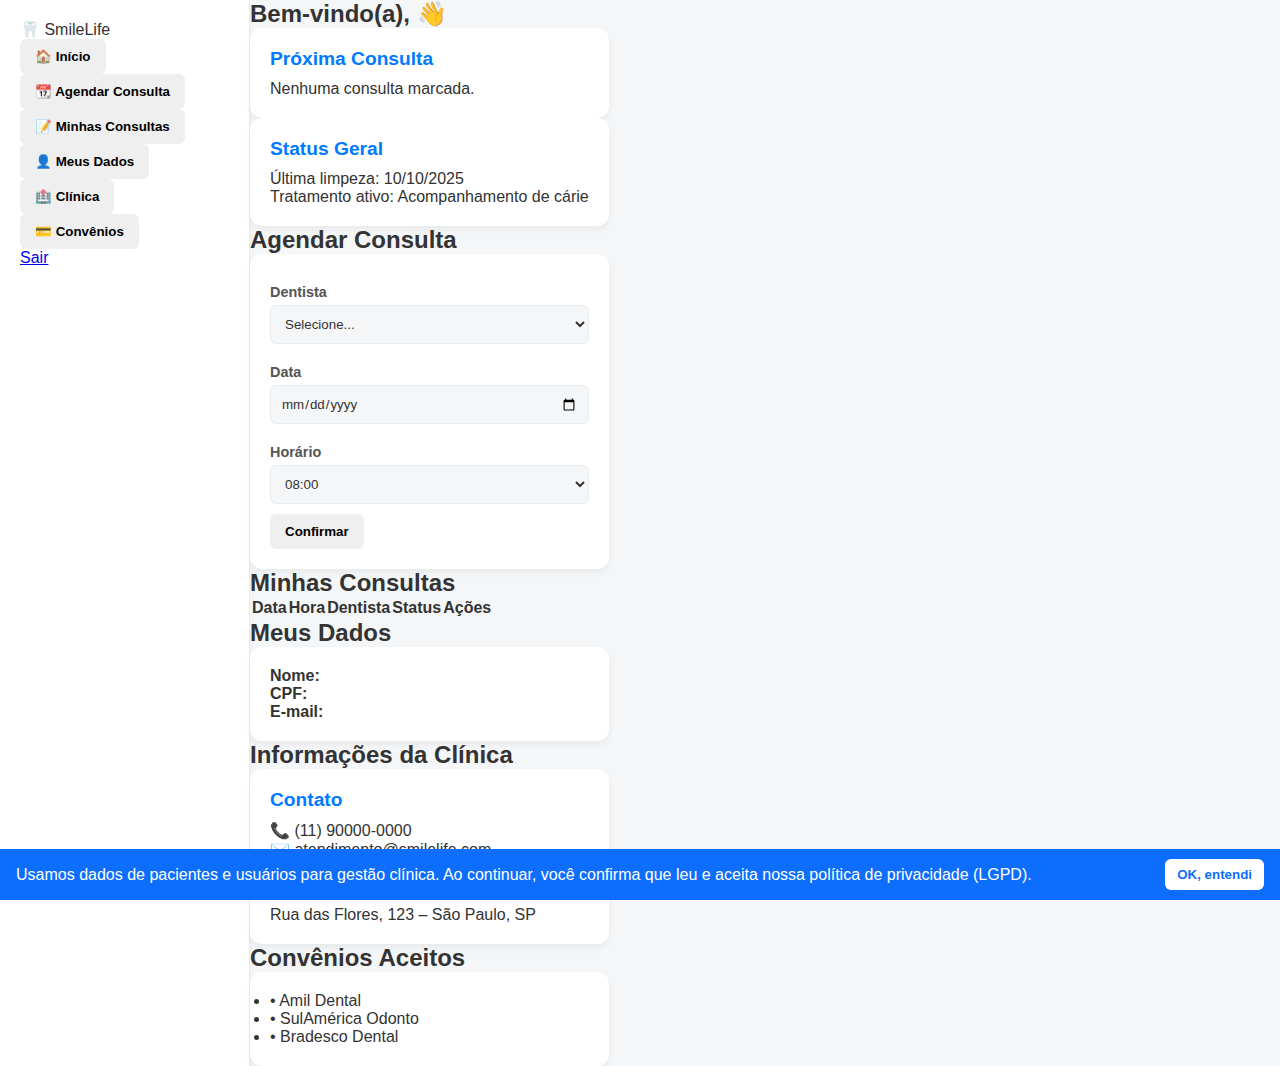
<file: sistema_smilelife/dashboard_paciente.html>
<!DOCTYPE html>
<html lang="pt-BR">
<head>
    <meta charset="UTF-8">
    <meta name="viewport" content="width=device-width, initial-scale=1.0">
    <title>SmileLife • Dashboard do Paciente</title>

    <link rel="stylesheet" href="style.css">
</head>

<body class="dashboard-body">

    <!-- MENU LATERAL -->
    <aside class="sidebar">
        <div class="sidebar-logo">🦷 SmileLife</div>

        <nav class="sidebar-nav">
            <button class="menu-item active" data-screen="home">🏠 Início</button>
            <button class="menu-item" data-screen="agendar">📆 Agendar Consulta</button>
            <button class="menu-item" data-screen="consultas">📝 Minhas Consultas</button>
            <button class="menu-item" data-screen="dados">👤 Meus Dados</button>
            <button class="menu-item" data-screen="clinica">🏥 Clínica</button>
            <button class="menu-item" data-screen="convenios">💳 Convênios</button>
        </nav>

        <a href="index.html" class="logout-btn-side">Sair</a>
    </aside>

    <!-- CONTEÚDO PRINCIPAL -->
    <main class="dashboard-content">

        <!-- Tela: Home -->
        <section id="home" class="screen active">
            <h2>Bem-vindo(a), <span id="dashNome"></span> 👋</h2>

            <div class="grid">
                <div class="card">
                    <h3>Próxima Consulta</h3>
                    <p id="proxConsulta">Nenhuma consulta marcada.</p>
                </div>

                <div class="card">
                    <h3>Status Geral</h3>
                    <p>Última limpeza: 10/10/2025</p>
                    <p>Tratamento ativo: Acompanhamento de cárie</p>
                </div>
            </div>
        </section>

        <!-- Tela: Agendar -->
        <section id="agendar" class="screen">
            <h2>Agendar Consulta</h2>

            <div class="card">
                <label>Dentista</label>
                <select id="agendarDentista">
                    <option value="">Selecione...</option>
                    <option>Dr. Bruno</option>
                    <option>Dra. Mariana</option>
                    <option>Dra. Ana Souza</option>
                </select>

                <label>Data</label>
                <input type="date" id="agendarData">

                <label>Horário</label>
                <select id="agendarHorario">
                    <option>08:00</option>
                    <option>09:00</option>
                    <option>10:00</option>
                    <option>14:00</option>
                    <option>15:00</option>
                </select>

                <button class="btn primary" onclick="confirmarAgendamento()">Confirmar</button>
                <p id="agendarStatus" class="muted"></p>
            </div>
        </section>

        <!-- Tela: Minhas Consultas -->
        <section id="consultas" class="screen">
            <h2>Minhas Consultas</h2>

            <table class="table">
                <thead>
                    <tr>
                        <th>Data</th>
                        <th>Hora</th>
                        <th>Dentista</th>
                        <th>Status</th>
                        <th>Ações</th>
                    </tr>
                </thead>

                <tbody id="listaConsultas"></tbody>
            </table>
        </section>

        <!-- Tela: Dados -->
        <section id="dados" class="screen">
            <h2>Meus Dados</h2>

            <div class="card">
                <p><strong>Nome:</strong> <span id="dNome"></span></p>
                <p><strong>CPF:</strong> <span id="dCPF"></span></p>
                <p><strong>E-mail:</strong> <span id="dEmail"></span></p>
            </div>
        </section>

        <!-- Tela: Clínica -->
        <section id="clinica" class="screen">
            <h2>Informações da Clínica</h2>

            <div class="card">
                <h3>Contato</h3>
                <p>📞 (11) 90000-0000</p>
                <p>✉️ atendimento@smilelife.com</p>

                <h3 style="margin-top:15px;">Endereço</h3>
                <p>Rua das Flores, 123 – São Paulo, SP</p>
            </div>
        </section>

        <!-- Tela: Convênios -->
        <section id="convenios" class="screen">
            <h2>Convênios Aceitos</h2>

            <div class="card">
                <ul>
                    <li>• Amil Dental</li>
                    <li>• SulAmérica Odonto</li>
                    <li>• Bradesco Dental</li>
                </ul>
            </div>
        </section>

    </main>

    <script src="script.js"></script>
</body>

</html>
</file>
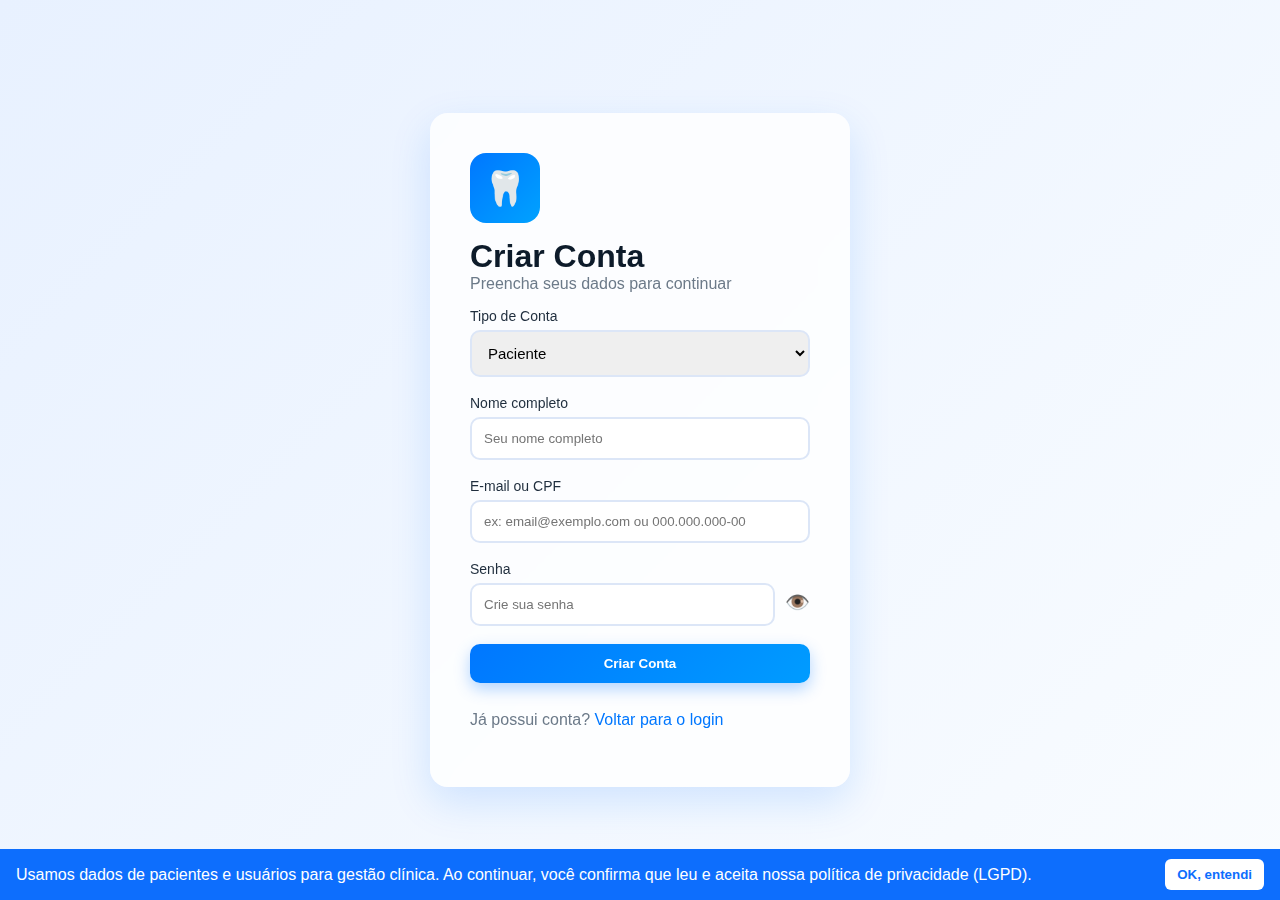
<file: sistema_smilelife/register.html>
<!DOCTYPE html>
<html lang="pt-BR">

<head>
    <meta charset="UTF-8">
    <meta name="viewport" content="width=device-width, initial-scale=1.0">
    <title>SmileLife • Criar Conta</title>

    <link rel="stylesheet" href="styles.css">
</head>

<body>

    <div class="auth-page">

        <div class="auth-card">
            <div class="logo">🦷</div>
            <h1>Criar Conta</h1>
            <p class="muted">Preencha seus dados para continuar</p>

            <form class="form">

                <!-- Tipo de conta -->
                <label class="label">
                    Tipo de Conta
                    <select id="tipoUsuario" class="input-select">
                        <option value="paciente">Paciente</option>
                        <option value="dentista">Dentista</option>
                    </select>
                </label>

                <!-- Nome -->
                <label class="label">
                    Nome completo
                    <input type="text" id="regNome" placeholder="Seu nome completo">
                </label>

                <!-- CPF / E-mail -->
                <label class="label">
                    E-mail ou CPF
                    <input type="text" id="regUser" placeholder="ex: email@exemplo.com ou 000.000.000-00">
                </label>

                <!-- Senha -->
                <label class="label">
                    Senha
                    <div class="password-row">
                        <input type="password" id="regSenha" placeholder="Crie sua senha">
                        <button type="button" class="icon-btn" onclick="togglePassword('regSenha')">👁️</button>
                    </div>
                </label>

                <button type="button" class="btn primary" onclick="criarConta()">Criar Conta</button>

                <p class="muted" style="margin-top: 10px;">
                    Já possui conta?
                    <a class="link" href="index.html">Voltar para o login</a>
                </p>

                <p id="regErro" class="error"></p>

            </form>
        </div>

    </div>

    <script src="script.js"></script>
</body>

</html>
</file>
<file: sistema_smilelife/style.css>
/* -------------------------------------------------------------------------- */
/* DEFINIÇÃO DE VARIÁVEIS CSS (MODO CLARO)                    */
/* -------------------------------------------------------------------------- */
:root {
    --bg-primary: #f4f6f8; /* Background principal */
    --bg-secondary: #ffffff; /* Card/Sidebar background */
    --color-text: #333333; /* Texto principal */
    --color-text-light: #555555; /* Texto secundário/degrade */
    --color-primary: #007bff; /* Azul primário (Botões, links) */
    --color-primary-hover: #0056b3;
    --color-secondary: #6c757d; /* Cinza secundário */
    --color-success: #28a745; /* Verde (Pago, Receita) */
    --color-warning: #ffc107; /* Amarelo (Pendente) */
    --color-danger: #dc3545; /* Vermelho (Despesa, Cancelar) */
    --border-color: #e9ecef; /* Linhas, divisores */
    --shadow: 0 4px 6px rgba(0, 0, 0, 0.05); /* Sombra suave */
}

/* -------------------------------------------------------------------------- */
/* DEFINIÇÃO DE VARIÁVEIS CSS (MODO ESCURO)                 */
/* -------------------------------------------------------------------------- */
body.dark-mode {
    --bg-primary: #121212;
    --bg-secondary: #1e1e1e;
    --color-text: #e0e0e0;
    --color-text-light: #aaaaaa;
    --color-primary: #4a90e2; 
    --color-primary-hover: #6aabff;
    --color-secondary: #999999;
    --color-success: #4caf50;
    --color-warning: #ffb300;
    --color-danger: #ef5350;
    --border-color: #333333;
    --shadow: 0 4px 12px rgba(0, 0, 0, 0.5);
}

/* -------------------------------------------------------------------------- */
/* ESTILOS GERAIS E LAYOUT                           */
/* -------------------------------------------------------------------------- */
* {
    box-sizing: border-box;
    margin: 0;
    padding: 0;
    transition: background-color 0.3s, color 0.3s, border-color 0.3s; /* Transição suave para a troca de tema */
    font-family: 'Poppins', sans-serif;
}

body {
    display: flex;
    background-color: var(--bg-primary);
    color: var(--color-text);
    min-height: 100vh;
}

/* SIDEBAR E NAVEGAÇÃO */
.sidebar {
    width: 250px;
    background-color: var(--bg-secondary);
    padding: 20px;
    box-shadow: var(--shadow);
    flex-shrink: 0;
    border-right: 1px solid var(--border-color);
}

.logo-container {
    padding-bottom: 30px;
    text-align: center;
}

.full-logo {
    max-width: 100%;
    height: auto;
    filter: brightness(0.8); /* Ajuste visual da logo se necessário no Dark Mode */
}

.sidebar nav a {
    display: block;
    color: var(--color-text-light);
    text-decoration: none;
    padding: 12px 15px;
    margin: 8px 0;
    border-radius: 8px;
    transition: background-color 0.2s, color 0.2s;
    font-weight: 600;
}

.sidebar nav a:hover,
.sidebar nav a.active {
    background-color: var(--color-primary);
    color: var(--bg-secondary);
}

.sidebar nav a i {
    margin-right: 10px;
}

/* CONTEÚDO PRINCIPAL */
.main-content {
    flex-grow: 1;
    padding: 30px;
}

header {
    margin-bottom: 25px;
    padding-bottom: 15px;
    border-bottom: 2px solid var(--border-color);
}

#page-title {
    color: var(--color-text);
    font-size: 1.8em;
    font-weight: 700;
}

/* SEÇÕES DE CONTEÚDO */
.content-section {
    display: none;
    opacity: 0;
    transition: opacity 0.5s ease;
    padding-top: 20px;
}

.content-section.active {
    display: block;
    opacity: 1;
}

/* -------------------------------------------------------------------------- */
/* CARDS E LAYOUT                               */
/* -------------------------------------------------------------------------- */
.cards-container, .financeiro-flex, .agendamento-flex {
    display: flex;
    gap: 20px;
    margin-bottom: 20px;
}

.card {
    background-color: var(--bg-secondary);
    border-radius: 12px;
    padding: 20px;
    box-shadow: var(--shadow);
    flex: 1;
    min-width: 0; 
}

.card-small {
    padding: 15px;
}

.card h3 {
    margin-bottom: 10px;
    color: var(--color-primary);
    font-size: 1.2em;
}

.data-number {
    font-size: 2em;
    font-weight: 700;
    color: var(--color-text);
}

/* Layouts Flexíveis Específicos */
.financeiro-flex, .agendamento-flex {
    align-items: stretch;
}

.financeiro-flex > div, .agendamento-flex > div {
    flex: 1;
}

.relatorios-area, .transacoes-area, .calendario, .form-agendamento, .odontograma-area, .historico-tabs {
    flex: 1;
    padding: 20px;
    border-radius: 12px;
    background-color: var(--bg-secondary);
    box-shadow: var(--shadow);
}

.full-width {
    flex: 0 0 100%;
}

.mt-20 {
    margin-top: 20px;
}

/* ALERTA DE ESTOQUE (RN007) */
#low-stock-alert {
    display: none; /* Escondido por padrão */
    border-left: 5px solid;
    font-weight: 600;
    animation: fadeIn 0.5s;
}

.warning-card {
    border-left-color: var(--color-warning) !important;
    background-color: color-mix(in srgb, var(--color-warning) 10%, var(--bg-secondary));
    color: var(--color-text);
}

.success-card {
    border-left-color: var(--color-success) !important;
    background-color: color-mix(in srgb, var(--color-success) 10%, var(--bg-secondary));
    color: var(--color-text);
}


/* -------------------------------------------------------------------------- */
/* ELEMENTOS DE FORMA                              */
/* -------------------------------------------------------------------------- */
label {
    display: block;
    margin-top: 10px;
    margin-bottom: 5px;
    font-weight: 600;
    color: var(--color-text-light);
    font-size: 0.9em;
}

input[type="text"], 
input[type="number"], 
input[type="date"], 
input[type="datetime-local"], 
input[type="tel"], 
input[type="email"], 
input[type="password"],
select, 
textarea {
    width: 100%;
    padding: 10px;
    margin-bottom: 10px;
    border: 1px solid var(--border-color);
    border-radius: 6px;
    background-color: var(--bg-primary);
    color: var(--color-text);
}

button {
    cursor: pointer;
    padding: 10px 15px;
    border: none;
    border-radius: 6px;
    font-weight: 600;
    transition: background-color 0.2s;
}

.btn-primary {
    background-color: var(--color-primary);
    color: white;
}

.btn-primary:hover {
    background-color: var(--color-primary-hover);
}

.btn-secondary {
    background-color: var(--color-secondary);
    color: white;
}

.btn-secondary:hover {
    background-color: color-mix(in srgb, var(--color-secondary) 80%, black);
}

.btn-danger {
    background-color: var(--color-danger);
    color: white;
}

.btn-danger:hover {
    background-color: color-mix(in srgb, var(--color-danger) 80%, black);
}

.small-btn {
    padding: 5px 10px;
    font-size: 0.85em;
    margin-left: 5px;
}

/* -------------------------------------------------------------------------- */
/* TABELAS                                  */
/* -------------------------------------------------------------------------- */
.data-table {
    width: 100%;
    border-collapse: collapse;
    margin-top: 15px;
}

.data-table th, .data-table td {
    padding: 12px;
    text-align: left;
    border-bottom: 1px solid var(--border-color);
}

.data-table th {
    background-color: var(--bg-primary);
    font-weight: 700;
    color: var(--color-text);
    text-transform: uppercase;
    font-size: 0.9em;
}

.data-table tr:hover {
    background-color: color-mix(in srgb, var(--bg-primary) 50%, var(--bg-secondary));
}

/* CLASSES DE STATUS/COR */
.receita, .pago {
    color: var(--color-success);
    font-weight: 600;
}

.despesa {
    color: var(--color-danger);
    font-weight: 600;
}

.pendente {
    color: var(--color-warning);
    font-weight: 600;
}


/* -------------------------------------------------------------------------- */
/* ESTILOS DO PRONTUÁRIO (RF002)                      */
/* -------------------------------------------------------------------------- */

/* TABS */
.tabs-nav {
    display: flex;
    margin-bottom: 20px;
    border-bottom: 1px solid var(--border-color);
}

.tabs-nav .tab-button {
    background: none;
    border: none;
    color: var(--color-text-light);
    padding: 10px 15px;
    margin-right: 10px;
    border-bottom: 3px solid transparent;
    font-weight: 600;
    transition: border-bottom-color 0.2s, color 0.2s;
}

.tabs-nav .tab-button.active {
    color: var(--color-primary);
    border-bottom-color: var(--color-primary);
}

.tab-content {
    display: none;
    padding: 10px 0;
}

.tab-content.active {
    display: block;
}

.prontuario-container {
    display: flex;
    gap: 20px;
    margin-top: 20px;
}

.odontograma-area {
    flex: 1 1 40%;
}

.historico-tabs {
    flex: 1 1 60%;
}

.treatment-plan-list {
    list-style: none;
    padding: 0;
}

.treatment-plan-list li {
    padding: 8px 0;
    border-bottom: 1px solid var(--border-color);
    color: var(--color-text-light);
}

.treatment-plan-list i.completed {
    color: var(--color-success);
    margin-right: 5px;
}

.treatment-plan-list i.pending {
    color: var(--color-warning);
    margin-right: 5px;
}

.odontograma-map {
    height: 150px;
    background-color: color-mix(in srgb, var(--color-primary) 5%, var(--bg-secondary));
    border: 1px dashed var(--color-primary);
    border-radius: 8px;
    margin-top: 10px;
    display: flex;
    justify-content: center;
    align-items: center;
    position: relative;
    overflow: hidden;
}

.placeholder-text {
    color: var(--color-primary);
    opacity: 0.6;
    font-style: italic;
    text-align: center;
}

.tooth-example {
    position: absolute;
    padding: 5px;
    border-radius: 4px;
    font-size: 0.8em;
    font-weight: 700;
    color: white;
    background-color: var(--color-danger);
    box-shadow: 0 0 5px rgba(0, 0, 0, 0.2);
}

.tooth-example[data-tooth="16"] { top: 20px; left: 10%; }
.tooth-example[data-tooth="41"] { bottom: 20px; right: 15%; }

.tooth-example.restored {
    background-color: var(--color-success);
}

/* EVOLUÇÃO CLÍNICA (RF006) */
.evolucao-item {
    padding: 10px;
    border: 1px solid var(--border-color);
    border-radius: 8px;
    margin-bottom: 10px;
    background-color: var(--bg-primary);
}

.evolucao-item p {
    margin: 5px 0;
    line-height: 1.4;
    font-size: 0.9em;
}

.evolucao-nota {
    font-style: italic;
    color: var(--color-text-light);
    margin-top: 5px;
}

.evolucao-form {
    border-bottom: 1px solid var(--border-color);
    margin-bottom: 20px;
    padding-bottom: 10px;
}

/* TEMA E CONFIGURAÇÕES (RNF) */
.theme-toggle-container {
    display: flex;
    justify-content: space-between;
    align-items: center;
    padding: 10px 0;
}

:focus {
  outline: 2px dashed var(--color-primary);
  outline-offset: 2px;
}

.tabs-nav .tab-button:focus,
.sidebar nav a:focus,
button:focus,
input:focus,
select:focus,
textarea:focus {
  outline: 2px solid var(--color-primary);
}

.full-width-btn {
  width: 100%;
}

/* Abas principais dentro de Pacientes (Prontuário vs Novo Cadastro) */
.main-tab-content {
  display: none;
  opacity: 0;
  transition: opacity 0.3s ease;
}

.main-tab-content.active {
  display: block;
  opacity: 1;
}
</file>
<file: sistema_smilelife/styles.css>
/* ==========================================================
   SMILELIFE UI – ESTILO PROFISSIONAL (AZUL + BRANCO)
   ========================================================== */

/* ------------------ RESET + BASE ------------------ */
* {
  margin: 0;
  padding: 0;
  box-sizing: border-box;
  font-family: "Poppins", sans-serif;
}

body {
  background: linear-gradient(135deg, #e8f1ff, #f9fcff);
  color: #1f2d3d;
}

/* ------------------ LAYOUT GERAL ------------------ */

.auth-page {
  display: flex;
  justify-content: center;
  align-items: center;
  padding: 40px;
  min-height: 100vh;
  gap: 50px;
}

.auth-card {
  background: rgba(255, 255, 255, 0.8);
  backdrop-filter: blur(12px);
  padding: 40px;
  border-radius: 18px;
  width: 420px;
  box-shadow: 0 15px 40px rgba(0, 115, 255, 0.15);
  animation: fadeUp 0.4s ease-out;
}

.logo {
  width: 70px;
  height: 70px;
  border-radius: 16px;
  background: linear-gradient(135deg, #0077ff, #00a2ff);
  display: flex;
  align-items: center;
  justify-content: center;
  font-size: 34px;
  color: #fff;
  margin-bottom: 15px;
}

/* ------------------ TÍTULOS ------------------ */
h1 {
  font-weight: 700;
  color: #0d1b2a;
}

h3 {
  color: #0d1b2a;
}

/* ------------------ FORMULÁRIO ------------------ */
.form {
  margin-top: 15px;
  display: flex;
  flex-direction: column;
  gap: 18px;
}

.label {
  font-size: 14px;
  font-weight: 500;
}

.label input {
  width: 100%;
  padding: 12px;
  border: 2px solid #dce6f7;
  border-radius: 10px;
  margin-top: 6px;
  outline: none;
  transition: all 0.2s ease;
}

.label input:focus {
  border-color: #0084ff;
  box-shadow: 0 0 6px rgba(0, 132, 255, 0.3);
}

/* ------------------ BOTÕES ------------------ */
.btn {
  padding: 12px 18px;
  border-radius: 10px;
  font-weight: 600;
  cursor: pointer;
  border: none;
  transition: 0.2s ease;
}

.btn.primary {
  background: linear-gradient(135deg, #0077ff, #009cff);
  color: white;
  box-shadow: 0 6px 16px rgba(0, 115, 255, 0.3);
}

.btn.primary:hover {
  transform: translateY(-3px);
  box-shadow: 0 12px 26px rgba(0, 115, 255, 0.35);
}

.btn.ghost {
  background: transparent;
  border: 2px solid #0077ff;
  color: #0077ff;
}

.btn.ghost:hover {
  background: #0077ff;
  color: white;
}

/* ------------------ PASSWORD INPUT ------------------ */
.password-row {
  display: flex;
  align-items: center;
  gap: 10px;
}

.icon-btn {
  background: transparent;
  border: none;
  font-size: 20px;
  cursor: pointer;
}

/* ------------------ LINKS ------------------ */
.link {
  text-decoration: none;
  color: #0077ff;
  font-weight: 500;
}

.link:hover {
  text-decoration: underline;
}

/* ------------------ TEXTO AUXILIAR ------------------ */
.muted {
  color: #6c7a89;
}

.error {
  color: #d63031;
  font-size: 14px;
}

/* ------------------ DIVISOR ------------------ */
.divider {
  text-align: center;
  position: relative;
  margin: 20px 0;
  font-size: 14px;
  color: #6c7a89;
}

.divider::before,
.divider::after {
  content: "";
  height: 1px;
  width: 40%;
  background: #d7e2f5;
  position: absolute;
  top: 50%;
}

.divider::before {
  left: 0;
}

.divider::after {
  right: 0;
}

/* ------------------ PAINEL VISUAL (ILUSTRAÇÃO) ------------------ */
.auth-visual {
  max-width: 550px;
}

.visual-card {
  background: linear-gradient(135deg, #dbeaff, #eef6ff);
  padding: 40px;
  border-radius: 20px;
  box-shadow: 0 20px 50px rgba(0, 115, 255, 0.18);
  animation: fadeUp 0.6s ease-out;
}

/* ------------------ ANIMAÇÕES ------------------ */
@keyframes fadeUp {
  from {
    opacity: 0;
    transform: translateY(25px);
  }
  to {
    opacity: 1;
    transform: translateY(0);
  }
}
/* ==========================================================
   ESTILO EXCLUSIVO - ÁREA DO PACIENTE
   ========================================================== */

.blue-header {
    background: linear-gradient(135deg, #007bff, #66b3ff);
    color: white;
    padding: 15px 30px;
    display: flex;
    align-items: center;
    justify-content: space-between;
    box-shadow: 0 4px 18px rgba(0,0,0,0.15);
}

.logo-smile {
    font-size: 32px;
    margin-right: 10px;
}

.header-left {
    display: flex;
    align-items: center;
    gap: 15px;
}

.usuario-nome {
    font-weight: 600;
    margin-right: 20px;
}

.paciente-container {
    padding: 40px;
    display: flex;
    flex-direction: column;
    gap: 35px;
    max-width: 1000px;
    margin: auto;
}

/* NAV */
.paciente-nav {
    display: flex;
    gap: 12px;
}

.nav-btn {
    background: #eaf3ff;
    border: none;
    padding: 10px 20px;
    border-radius: 12px;
    cursor: pointer;
    font-weight: 600;
    color: #0756c2;
    transition: 0.2s ease;
}

.nav-btn:hover {
    background: #d8e8ff;
}

.nav-btn.active {
    background: #007bff;
    color: white;
}

/* CARDS */
.card {
    background: white;
    padding: 30px;
    border-radius: 20px;
    box-shadow: 0 12px 30px rgba(0,0,0,0.07);
    animation: fadeUp 0.4s ease-out;
}

.card-title {
    margin-bottom: 20px;
    color: #0d1b2a;
}

/* TABELA */
.table {
    width: 100%;
    border-collapse: collapse;
}

.table th {
    background: #eef6ff;
    padding: 12px;
    text-align: left;
    font-weight: 600;
}

.table td {
    padding: 10px;
    border-bottom: 1px solid #e8eef5;
}

/* PRONTUÁRIO */
.prontuario-list {
    margin-top: 20px;
    line-height: 1.6;
}

/* ANIMAÇÃO */
@keyframes fadeUp {
    from {
        opacity: 0;
        transform: translateY(10px);
    }
    to {
        opacity: 1;
        transform: translateY(0);
    }
}

.input-select {
    width: 100%;
    padding: 12px;
    border-radius: 10px;
    border: 2px solid #dce6f7;
    font-size: 15px;
    margin-top: 6px;
    outline: none;
    transition: 0.2s ease;
}

.input-select:focus {
    border-color: #007bff;
    box-shadow: 0 0 6px rgba(0, 132, 255, 0.3);
}

/* =======================================
   DASHBOARD • ESTILO PROFISSIONAL
======================================= */

.dashboard-body {
    display: flex;
    background: #f4f8ff;
}

/* SIDEBAR */
.sidebar {
    width: 260px;
    background: linear-gradient(180deg, #0d6efd, #60aaff);
    color: white;
    padding: 25px;
    height: 100vh;
    position: fixed;
    box-shadow: 4px 0 18px rgba(0,0,0,0.15);
}

.sidebar-logo {
    font-size: 22px;
    font-weight: 600;
    margin-bottom: 30px;
}

.sidebar-nav {
    display: flex;
    flex-direction: column;
    gap: 12px;
}

.menu-item {
    background: rgba(255, 255, 255, 0.15);
    border: none;
    color: white;
    padding: 12px;
    border-radius: 10px;
    cursor: pointer;
    text-align: left;
    transition: 0.2s;
}

.menu-item:hover {
    background: rgba(255, 255, 255, 0.25);
}

.menu-item.active {
    background: white;
    color: #0d6efd;
}

.logout-btn-side {
    position: absolute;
    bottom: 25px;
    left: 25px;
    padding: 10px 18px;
    background: white;
    color: #0d6efd;
    border-radius: 10px;
    font-weight: 600;
    text-decoration: none;
}

/* CONTEÚDO PRINCIPAL */
.dashboard-content {
    margin-left: 260px;
    padding: 40px;
    width: 100%;
}

.screen {
    display: none;
    animation: fade 0.5s ease;
}

.screen.active {
    display: block;
}

@keyframes fade {
    from {opacity: 0; transform: translateY(10px);}
    to   {opacity: 1; transform: translateY(0);}
}

/* GRID */
.grid {
    display: grid;
    grid-template-columns: repeat(auto-fit,minmax(250px,1fr));
    gap: 20px;
}

/* TABLE */
.table {
    width: 100%;
    border-collapse: collapse;
}

.table th {
    background: #eaf2ff;
    padding: 10px;
}

.table td {
    padding: 12px;
    border-bottom: 1px solid #ddd;
}
</file>
<file: styles.css>
/* Reset simples */
* { box-sizing: border-box; margin: 0; padding: 0; }
:root{
  --blue:#008cff;
  --dark:#0b2540;
  --muted:#6b7280;
  --card:#ffffff;
  --bg:#f6f9fc;
  --radius:12px;
  --glass: rgba(255,255,255,0.85);
  --shadow: 0 6px 18px rgba(11,37,64,0.06);
  font-family: 'Inter', system-ui, -apple-system, "Segoe UI", Roboto, "Helvetica Neue", Arial;
}

/* Layout */
body { background: var(--bg); color: var(--dark); line-height:1.45; }
.container { max-width:1100px; margin:0 auto; padding:28px; }

/* NAV */
.navbar { background: linear-gradient(90deg,var(--blue), #006fcf); color: #fff; position:sticky; top:0; z-index:40; box-shadow: 0 4px 14px rgba(0,0,0,0.06); }
.nav-inner{ display:flex; align-items:center; justify-content:space-between; }
.brand{ display:flex; gap:12px; align-items:center; }
.logo{ background: rgba(255,255,255,0.15); padding:10px; border-radius:10px; font-size:22px; }
.brand h1{ font-size:18px; margin-bottom:2px; font-weight:700; }
.tag{ font-size:12px; opacity:0.95; }

.menu a{ color:#fff; text-decoration:none; margin-left:18px; font-weight:600; font-size:14px; }
.menu .btn-outline{ padding:8px 12px; background: #fff; color:var(--blue); border-radius:8px; margin-left:22px; }

/* HERO */
.hero { padding:48px 0; }
.hero-grid{ display:grid; grid-template-columns: 1fr 360px; gap:28px; align-items:center; }
.hero-text h2{ font-size:34px; margin-bottom:8px; color:var(--dark); }
.hero-text p{ color:var(--muted); margin-bottom:18px; }
.hero-actions .btn{ margin-right:10px; }
.hero-card{ background:var(--card); border-radius:var(--radius); padding:20px; box-shadow:var(--shadow); }

/* SECTIONS */
.section{ padding:28px 0; }
.section.alt{ background: #fff; border-top: 1px solid #eef3f8; border-bottom:1px solid #eef3f8; }
h2{ margin-bottom:8px; font-size:22px; }
.muted{ color:var(--muted); font-size:13px; margin-bottom:16px; display:block; }

/* CARD */
.card{ background:var(--card); border-radius:12px; padding:18px; box-shadow:var(--shadow); margin-bottom:18px; }
.small{ font-size:13px; }
.grid-2{ display:grid; grid-template-columns:1fr 420px; gap:18px; align-items:start; }
.grid-3{ display:grid; grid-template-columns: repeat(3,1fr); gap:18px; }

/* BUTTONS & INPUTS */
.btn{ background:var(--blue); color:#fff; padding:10px 14px; border-radius:10px; border:none; text-decoration:none; display:inline-block; font-weight:600; }
.btn.ghost, .btn.ghost:hover{ background:transparent; color:var(--blue); border:1px solid rgba(0,140,255,0.12); }
.btn-primary{ background:var(--blue); color:#fff; padding:12px 18px; border-radius:10px; border:none; }
.input-search{ padding:8px 12px; border-radius:8px; border:1px solid #e6eef8; width:220px; }

/* TABLE */
.table{ width:100%; border-collapse:collapse; margin-top:12px; }
.table thead th{ text-align:left; padding:10px 12px; background:#fafcff; color:var(--muted); font-size:13px; }
.table tbody td{ padding:12px; border-top:1px solid #f2f6fb; }
.table.small tbody td{ padding:8px; font-size:13px; }

/* FORMS */
.form .form-row{ margin-bottom:12px; }
.form label{ display:block; font-size:13px; margin-bottom:6px; color:var(--muted); }
.form input, .form textarea, .form select{ width:100%; padding:10px 12px; border-radius:8px; border:1px solid #e6eef8; background:#fff; }
.form .inline{ display:flex; gap:12px; }
.form-actions{ display:flex; gap:10px; margin-top:8px; }

/* PROFILES */
.profile{ display:flex; gap:12px; align-items:center; padding:8px; border-radius:10px; background:linear-gradient(180deg,#fff,#fbfdff); box-shadow: 0 6px 18px rgba(11,37,64,0.04); }
.avatar{ width:56px; height:56px; border-radius:10px; display:flex; align-items:center; justify-content:center; background:var(--blue); color:#fff; font-weight:700; font-size:20px; }

/* METRICS */
.metric{ padding:18px; border-radius:10px; background:linear-gradient(180deg,#fff,#fbfdff); text-align:center; box-shadow:var(--shadow); }
.metric h3{ margin-bottom:6px; }

/* LISTS */
.list-compact{ list-style:none; padding-left:0; margin-top:8px; }
.list-compact li{ padding:10px 0; border-bottom:1px dashed #eef6fb; }

/* FOOTER */
.footer{ padding:18px 0; font-size:13px; color:var(--muted); text-align:center; }

/* UTIL */
.link{ color:var(--blue); cursor:pointer; text-decoration:underline; font-weight:600; }

/* RESPONSIVE */
@media (max-width:980px){
  .hero-grid{ grid-template-columns: 1fr; }
  .grid-2{ grid-template-columns: 1fr; }
  .grid-3{ grid-template-columns: 1fr; }
  .menu{ display:none; }
  .nav-inner{ gap:12px; }
}

@media (max-width:480px){
  .container{ padding:16px; }
  h2{ font-size:18px; }
  .brand h1{ font-size:16px; }
  .logo{ padding:8px; font-size:18px; }
}
</file>
